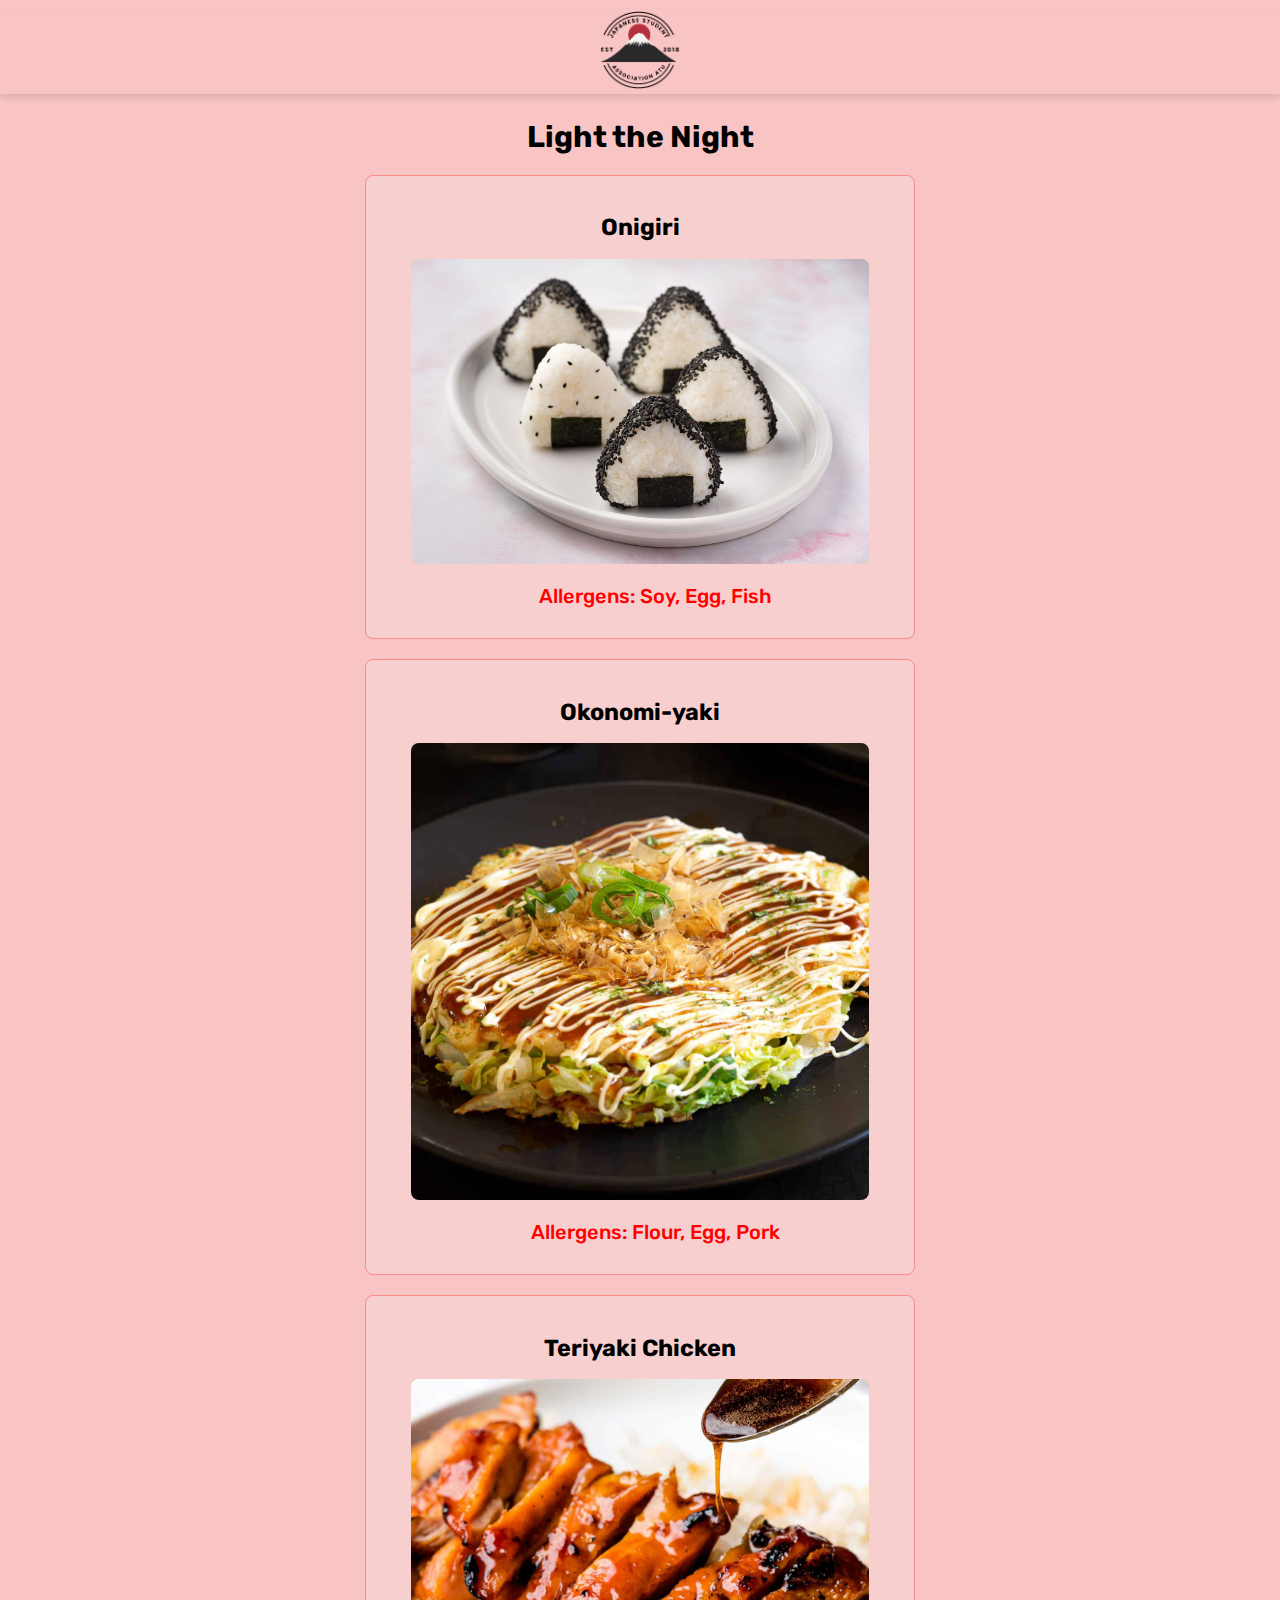
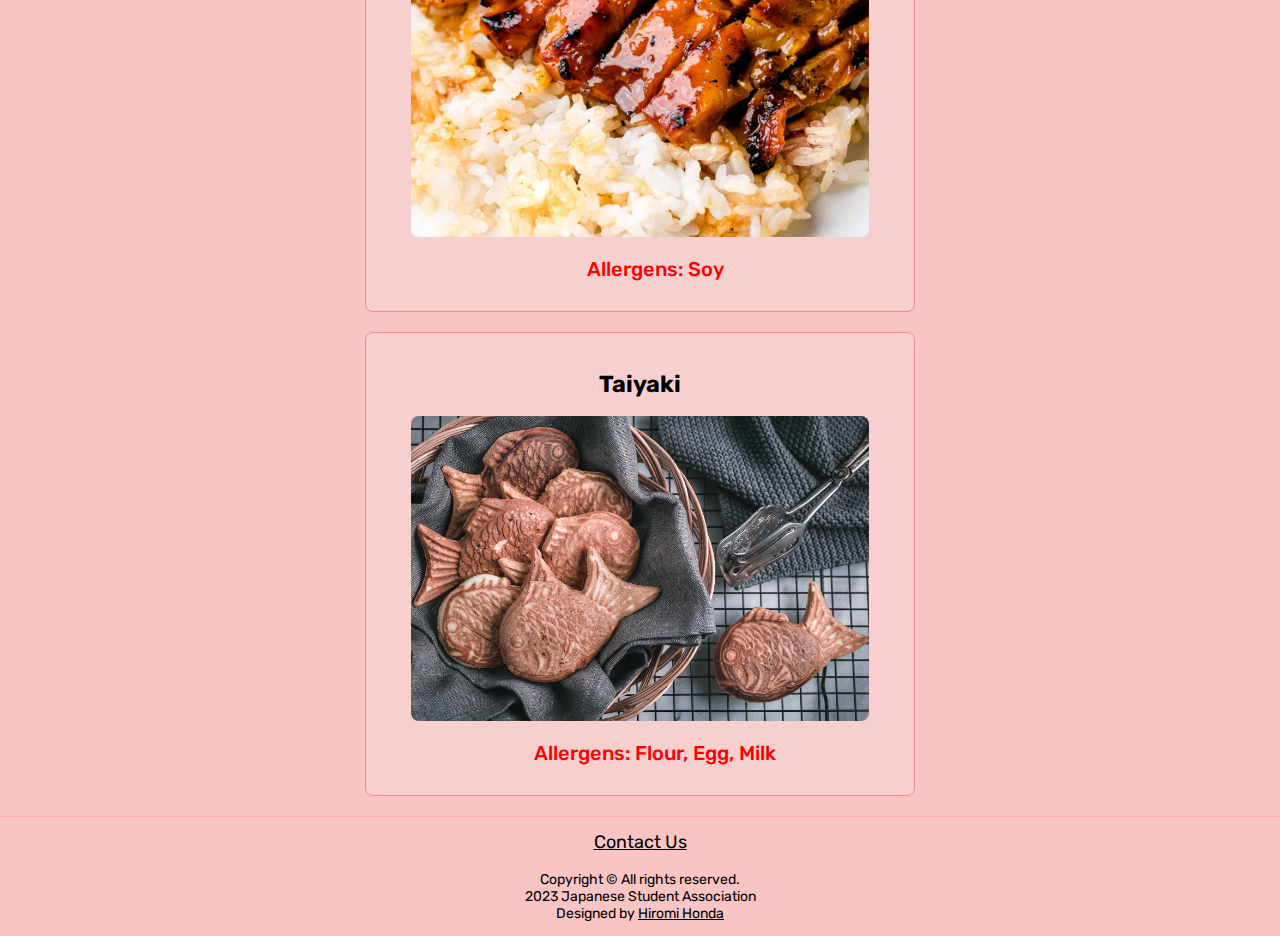
<file: index.html>
<!DOCTYPE html>
<html lang="en">

<head>
  <meta charset="UTF-8">
  <meta http-equiv="X-UA-Compatible" content="IE=edge">
  <meta name="viewport" content="width=device-width, initial-scale=1.0">
  <title>JSA Recipes</title>
  <link rel="stylesheet" href="css/style.css">
  <link rel="icon" href="images/logo.png">
  <link rel="preconnect" href="https://fonts.googleapis.com">
  <link rel="preconnect" href="https://fonts.gstatic.com" crossorigin>
  <link href="https://fonts.googleapis.com/css2?family=Rubik:wght@300;400;500;600;900&display=swap" rel="stylesheet">
</head>

<body>
  <header>
    <a href="index.html"><img src="images/jsa_logo.png" alt="JSA" class="logo"></a>
  </header>

  <main>
    <h2 class="center">Light the Night</h2>
    <!-- Onigiri -->
    <section>
      <a href="onigiri.html">
        <h3 class="center food">Onigiri</h3>
        <img src="images/onigiri.jpeg" alt="onigiri">
        <p class="allergen">Allergens: Soy, Egg, Fish</p>
      </a>
    </section>

    <!-- Okonomi-yaki -->
    <section>
      <a href="okonomiyaki.html">
        <h3 class="center food">Okonomi-yaki</h3>
        <img src="images/okonomiyaki.jpg" alt="okonomi-yaki">
        <p class="allergen">Allergens: Flour, Egg, Pork</p>
      </a>
    </section>
    
    <!-- Teriyaki Chicken -->
    <section>
      <a href="teriyaki.html">
        <h3 class="center food">Teriyaki Chicken</h3>
        <img src="images/teriyaki.jpg" alt="teriyaki chicken">
        <p class="allergen">Allergens: Soy</p>
      </a>
    </section>
    
    <!-- Taiyaki -->
    <section>
      <a href="taiyaki.html">
        <h3 class="center food">Taiyaki</h3>
        <img src="images/taiyaki.jpg" alt="taiyaki">
        <p class="allergen">Allergens: Flour, Egg, Milk</p>
      </a>
    </section>
  </main>

  <footer>
    <p class="center con"><a href="contact.html">Contact Us</a></p>
    <p class="center">Copyright &copy; All rights reserved.</p>
    <p class="center">2023 Japanese Student Association</p>
    <p class="center">Designed by <a href="https://www.github.com/hiromi12" target="_blank">Hiromi Honda</a></p>
  </footer>
</body>

</html>
</file>
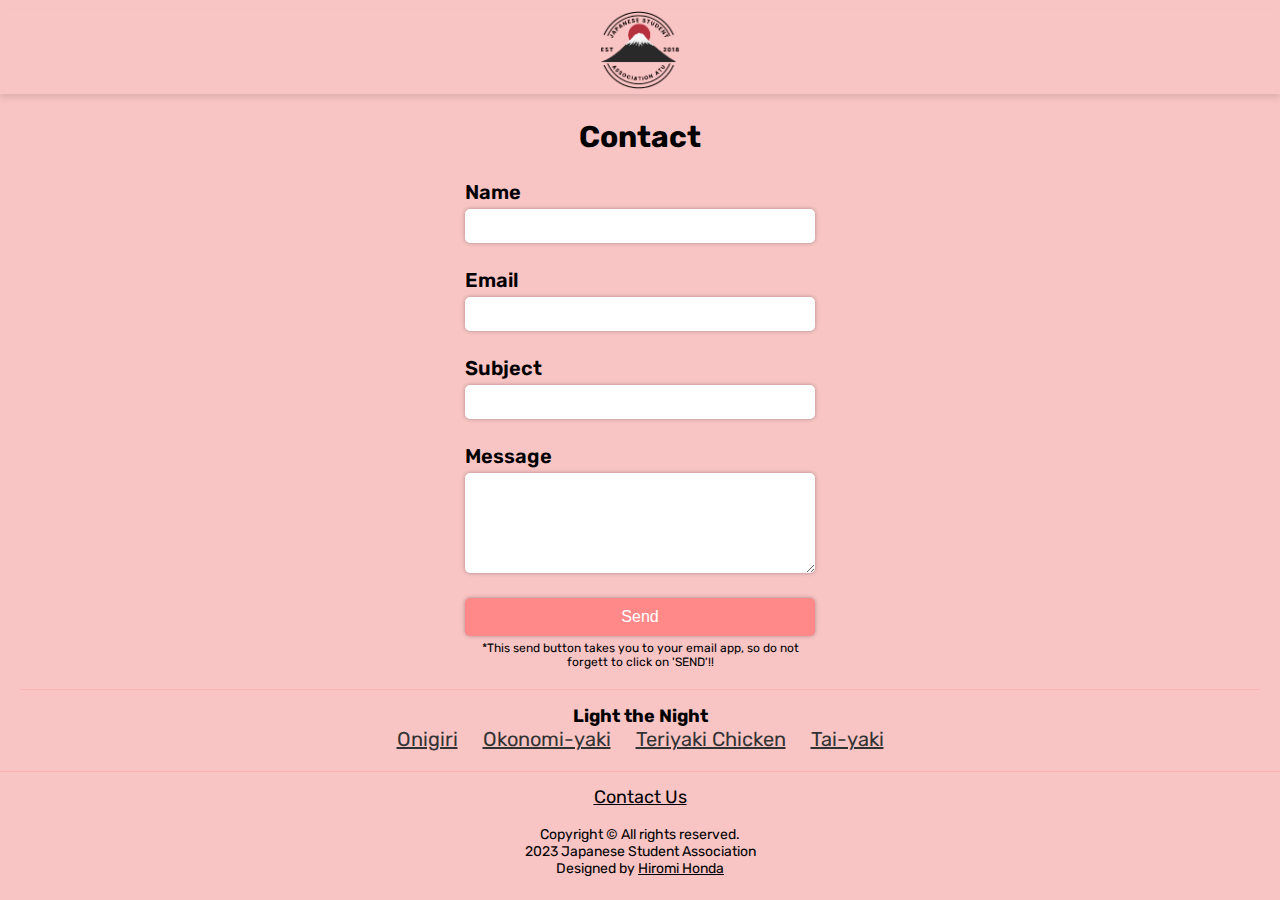
<file: contact.html>
<!DOCTYPE html>
<html lang="en">

<head>
  <meta charset="UTF-8">
  <meta http-equiv="X-UA-Compatible" content="IE=edge">
  <meta name="viewport" content="width=device-width, initial-scale=1.0">
  <title>Contact | JSA Recipes</title>
  <link rel="stylesheet" href="css/style.css">
  <link rel="icon" href="images/logo.png">
  <link rel="preconnect" href="https://fonts.googleapis.com">
  <link rel="preconnect" href="https://fonts.gstatic.com" crossorigin>
  <link href="https://fonts.googleapis.com/css2?family=Rubik:wght@300;400;500;600;900&display=swap" rel="stylesheet">
</head>

<body>
  <header>
    <a href="index.html"><img src="images/jsa_logo.png" alt="JSA" class="logo"></a>
  </header>
  <main>
    <h2 class="center">Contact</h2>
    <div class="contact">
      <form id="contact-form" method="post" action="">
        <label for="name">Name</label>
        <input type="text" id="name" name="name" required>

        <label for="email">Email</label>
        <input type="email" id="email" name="email" required>

        <label for="subject">Subject</label>
        <input type="text" id="subject" name="subject" required>

        <label for="message">Message</label>
        <textarea id="message" name="message" required></textarea>

        <button type="submit" id="submit-button">Send</button>
        <p class="center caution">*This send button takes you to your email app, so do not forgett to click on 'SEND'!!</p>
      </form>
    </div>

    <!-- Memu -->
    <div class="bottom">
      <h2 class="bottom-menu"><a href="index.html">Light the Night</a></h2>
      <ul>
        <li><a href="onigiri.html">Onigiri</a></li>
        <li><a href="okonomiyaki.html">Okonomi-yaki</a></li>
        <li><a href="teriyaki.html">Teriyaki Chicken</a></li>
        <li><a href="taiyaki.html">Tai-yaki</a></li>
      </ul>
    </div>
  </main>
  <footer>
    <p class="center con"><a href="contact.html">Contact Us</a></p>
    <p class="center">Copyright &copy; All rights reserved.</p>
    <p class="center">2023 Japanese Student Association</p>
    <p class="center">Designed by <a href="https://www.github.com/hiromi12" target="_blank">Hiromi Honda</a></p>
  </footer>
  <script src="main.js"></script>
</body>

</html>
</file>
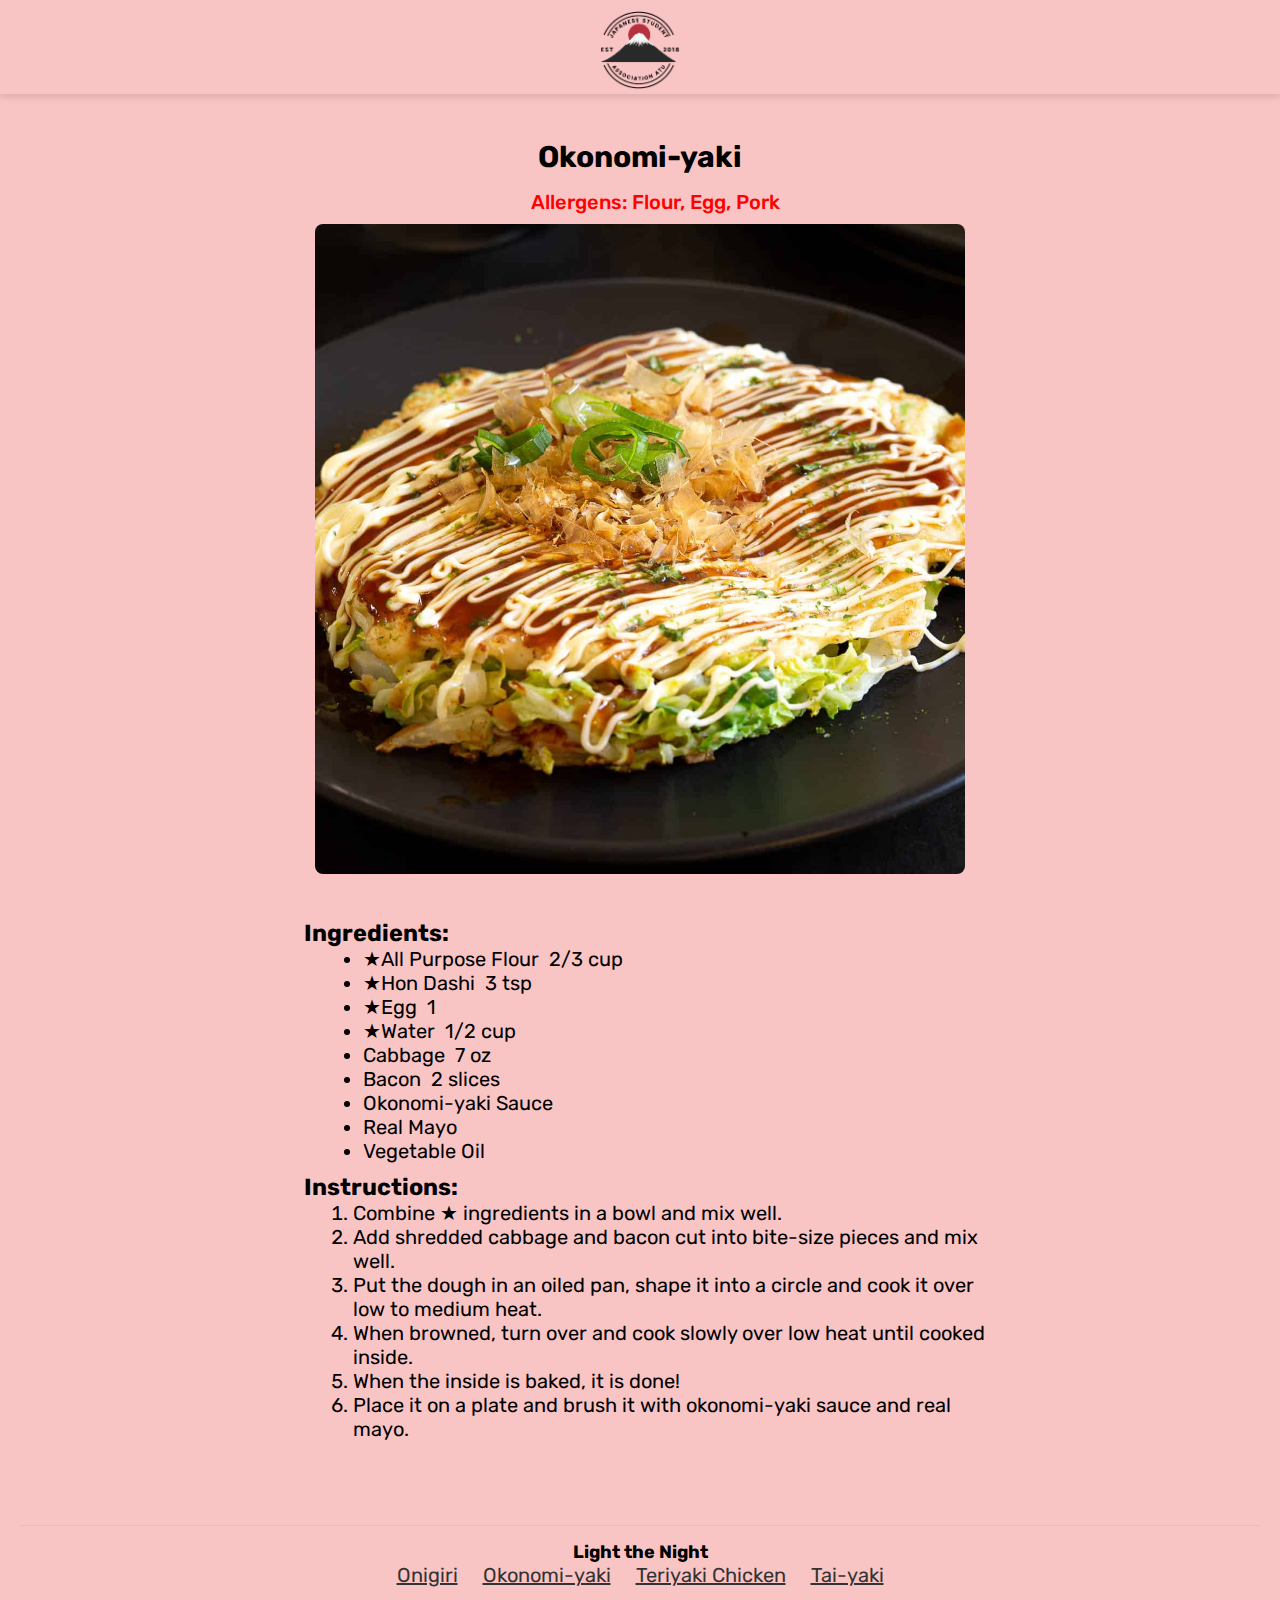
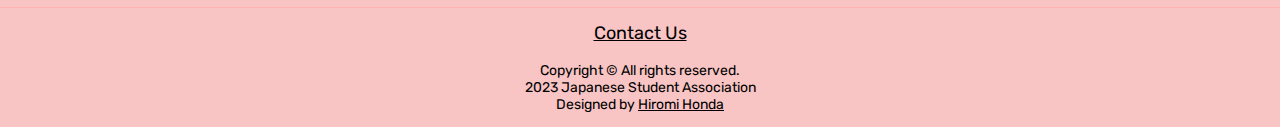
<file: okonomiyaki.html>
<!DOCTYPE html>
<html lang="en">

<head>
  <meta charset="UTF-8">
  <meta http-equiv="X-UA-Compatible" content="IE=edge">
  <meta name="viewport" content="width=device-width, initial-scale=1.0">
  <title>Okonomi-yaki | JSA Recipes</title>
  <link rel="stylesheet" href="css/style.css">
  <link rel="icon" href="images/logo.png">
  <link rel="preconnect" href="https://fonts.googleapis.com">
  <link rel="preconnect" href="https://fonts.gstatic.com" crossorigin>
  <link href="https://fonts.googleapis.com/css2?family=Rubik:wght@300;400;500;600;900&display=swap" rel="stylesheet">
</head>

<body>
  <header>
    <a href="index.html"><img src="images/jsa_logo.png" alt="JSA" class="logo"></a>
  </header>
  <main>
    <div class="container">
      <h2 class="center">Okonomi-yaki</h2>
      <p class="allergen">Allergens: Flour, Egg, Pork</p>
      <img src="images/okonomiyaki.jpg" alt="okonomiyaki" class="dish">
      <div class="inner">
        <!-- Ingredents here -->
        <h3 class="sub">Ingredients:</h3>
          <ul>
            <li>&#9733;All Purpose Flour &nbsp;2/3 cup</li>
            <li>&#9733;Hon Dashi &nbsp;3 tsp</li>
            <li>&#9733;Egg &nbsp;1</li>
            <li>&#9733;Water &nbsp;1/2 cup</li>
            <li>Cabbage &nbsp;7 oz</li>
            <li>Bacon &nbsp;2 slices</li>
            <li>Okonomi-yaki Sauce</li>
            <li>Real Mayo</li>
            <li>Vegetable Oil</li>
          </ul>
        <!-- instructions here -->
        <h3 class="sub">Instructions:</h3>
        <ol>
          <li>Combine &#9733; ingredients in a bowl and mix well.</li>
          <li>Add shredded cabbage and bacon cut into bite-size pieces and mix well.</li>
          <li>Put the dough in an oiled pan, shape it into a circle and cook it over low to medium heat.</li>
          <li>When browned, turn over and cook slowly over low heat until cooked inside.</li>
          <li>When the inside is baked, it is done!</li>
          <li>Place it on a plate and brush it with okonomi-yaki sauce and real mayo.</li>
        </ol>
      </div>

    </div>
    <!-- Memu -->
    <div class="bottom">
      <h2 class="bottom-menu">Light the Night</h2>
      <ul>
        <li><a href="onigiri.html">Onigiri</a></li>
        <li><a href="okonomiyaki.html">Okonomi-yaki</a></li>
        <li><a href="teriyaki.html">Teriyaki Chicken</a></li>
        <li><a href="taiyaki.html">Tai-yaki</a></li>
      </ul>
    </div>
  </main>
  <footer>
    <p class="center con"><a href="contact.html">Contact Us</a></p>
    <p class="center">Copyright &copy; All rights reserved.</p>
    <p class="center">2023 Japanese Student Association</p>
    <p class="center">Designed by <a href="https://www.github.com/hiromi12" target="_blank">Hiromi Honda</a></p>
  </footer>
</body>

</html>
</file>
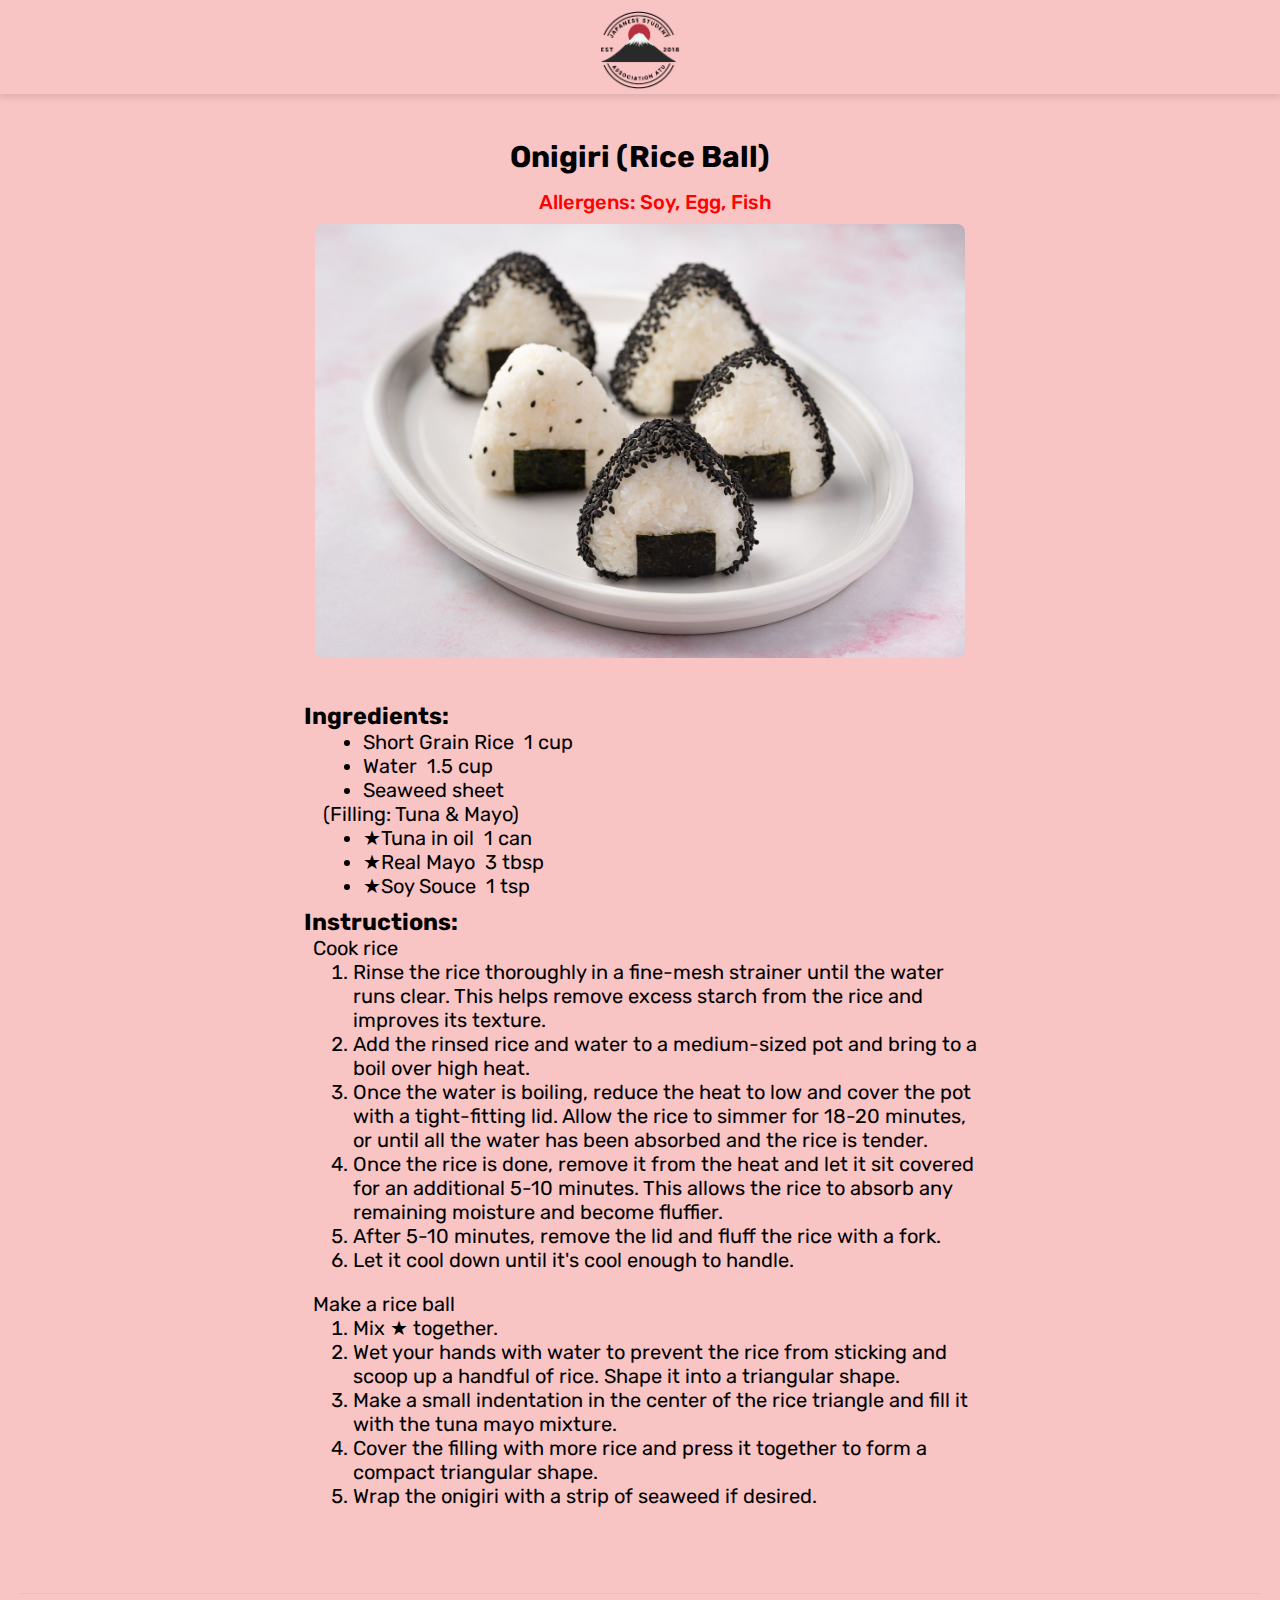
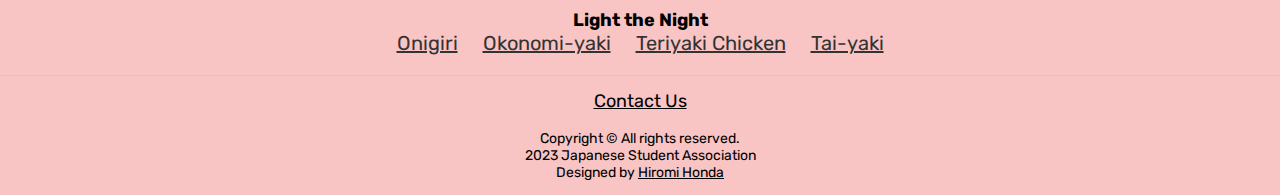
<file: onigiri.html>
<!DOCTYPE html>
<html lang="en">

<head>
  <meta charset="UTF-8">
  <meta http-equiv="X-UA-Compatible" content="IE=edge">
  <meta name="viewport" content="width=device-width, initial-scale=1.0">
  <title>Onigiri | JSA Recipes</title>
  <link rel="stylesheet" href="css/style.css">
  <link rel="icon" href="images/logo.png">
  <link rel="preconnect" href="https://fonts.googleapis.com">
  <link rel="preconnect" href="https://fonts.gstatic.com" crossorigin>
  <link href="https://fonts.googleapis.com/css2?family=Rubik:wght@300;400;500;600;900&display=swap" rel="stylesheet">
</head>

<body>
  <header>
    <a href="index.html"><img src="images/jsa_logo.png" alt="JSA" class="logo"></a>
  </header>
  <main>
    <div class="container">
      <h2 class="center">Onigiri (Rice Ball)</h2>
      <p class="allergen">Allergens: Soy, Egg, Fish</p>
      <img src="images/onigiri.jpeg" alt="onigiri" class="dish">

      <div class="inner">
        <h3 class="sub">Ingredients:</h3>
        <ul>
          <li>Short Grain Rice &nbsp;1 cup</li>
          <li>Water &nbsp;1.5 cup</li>
          <li>Seaweed sheet</li>
          <p>(Filling: Tuna & Mayo)</p>
          <li>&#9733;Tuna in oil &nbsp;1 can</li>
          <li>&#9733;Real Mayo &nbsp;3 tbsp</li>
          <li>&#9733;Soy Souce &nbsp;1 tsp</li>
        </ul>
        <h3 class="sub">Instructions:</h3>
        <p class="rice">Cook rice</p>
        <ol>
          <li>Rinse the rice thoroughly in a fine-mesh strainer until the water runs clear. This helps remove excess starch from the rice and improves its texture.</li>
          <li>Add the rinsed rice and water to a medium-sized pot and bring to a boil over high heat.</li>
          <li>Once the water is boiling, reduce the heat to low and cover the pot with a tight-fitting lid. Allow the rice to simmer for 18-20 minutes, or until all the water has been absorbed and the rice is tender.</li>
          <li>Once the rice is done, remove it from the heat and let it sit covered for an additional 5-10 minutes. This allows the rice to absorb any remaining moisture and become fluffier.</li>
          <li>After 5-10 minutes, remove the lid and fluff the rice with a fork.</li>
          <li>Let it cool down until it's cool enough to handle.</li>
        </ol>
        <p class="rice">Make a rice ball</p>
        <ol>
          <li>Mix &#9733; together.</li>
          <li>Wet your hands with water to prevent the rice from sticking and scoop up a handful of rice. Shape it into a triangular shape.</li>
          <li>Make a small indentation in the center of the rice triangle and fill it with the tuna mayo mixture.</li>
          <li>Cover the filling with more rice and press it together to form a compact triangular shape.</li>
          <li>Wrap the onigiri with a strip of seaweed if desired.</li>
        </ol>
      </div>
    </div>

    <!-- Memu -->
    <div class="bottom">
      <h2 class="bottom-menu"><a href="index.html">Light the Night</a></h2>
      <ul>
        <li><a href="onigiri.html">Onigiri</a></li>
        <li><a href="okonomiyaki.html">Okonomi-yaki</a></li>
        <li><a href="teriyaki.html">Teriyaki Chicken</a></li>
        <li><a href="taiyaki.html">Tai-yaki</a></li>
      </ul>
    </div>
  </main>
  <footer>
    <p class="center con"><a href="contact.html">Contact Us</a></p>
    <p class="center">Copyright &copy; All rights reserved.</p>
    <p class="center">2023 Japanese Student Association</p>
    <p class="center">Designed by <a href="https://www.github.com/hiromi12" target="_blank">Hiromi Honda</a></p>
  </footer>
</body>

</html>
</file>
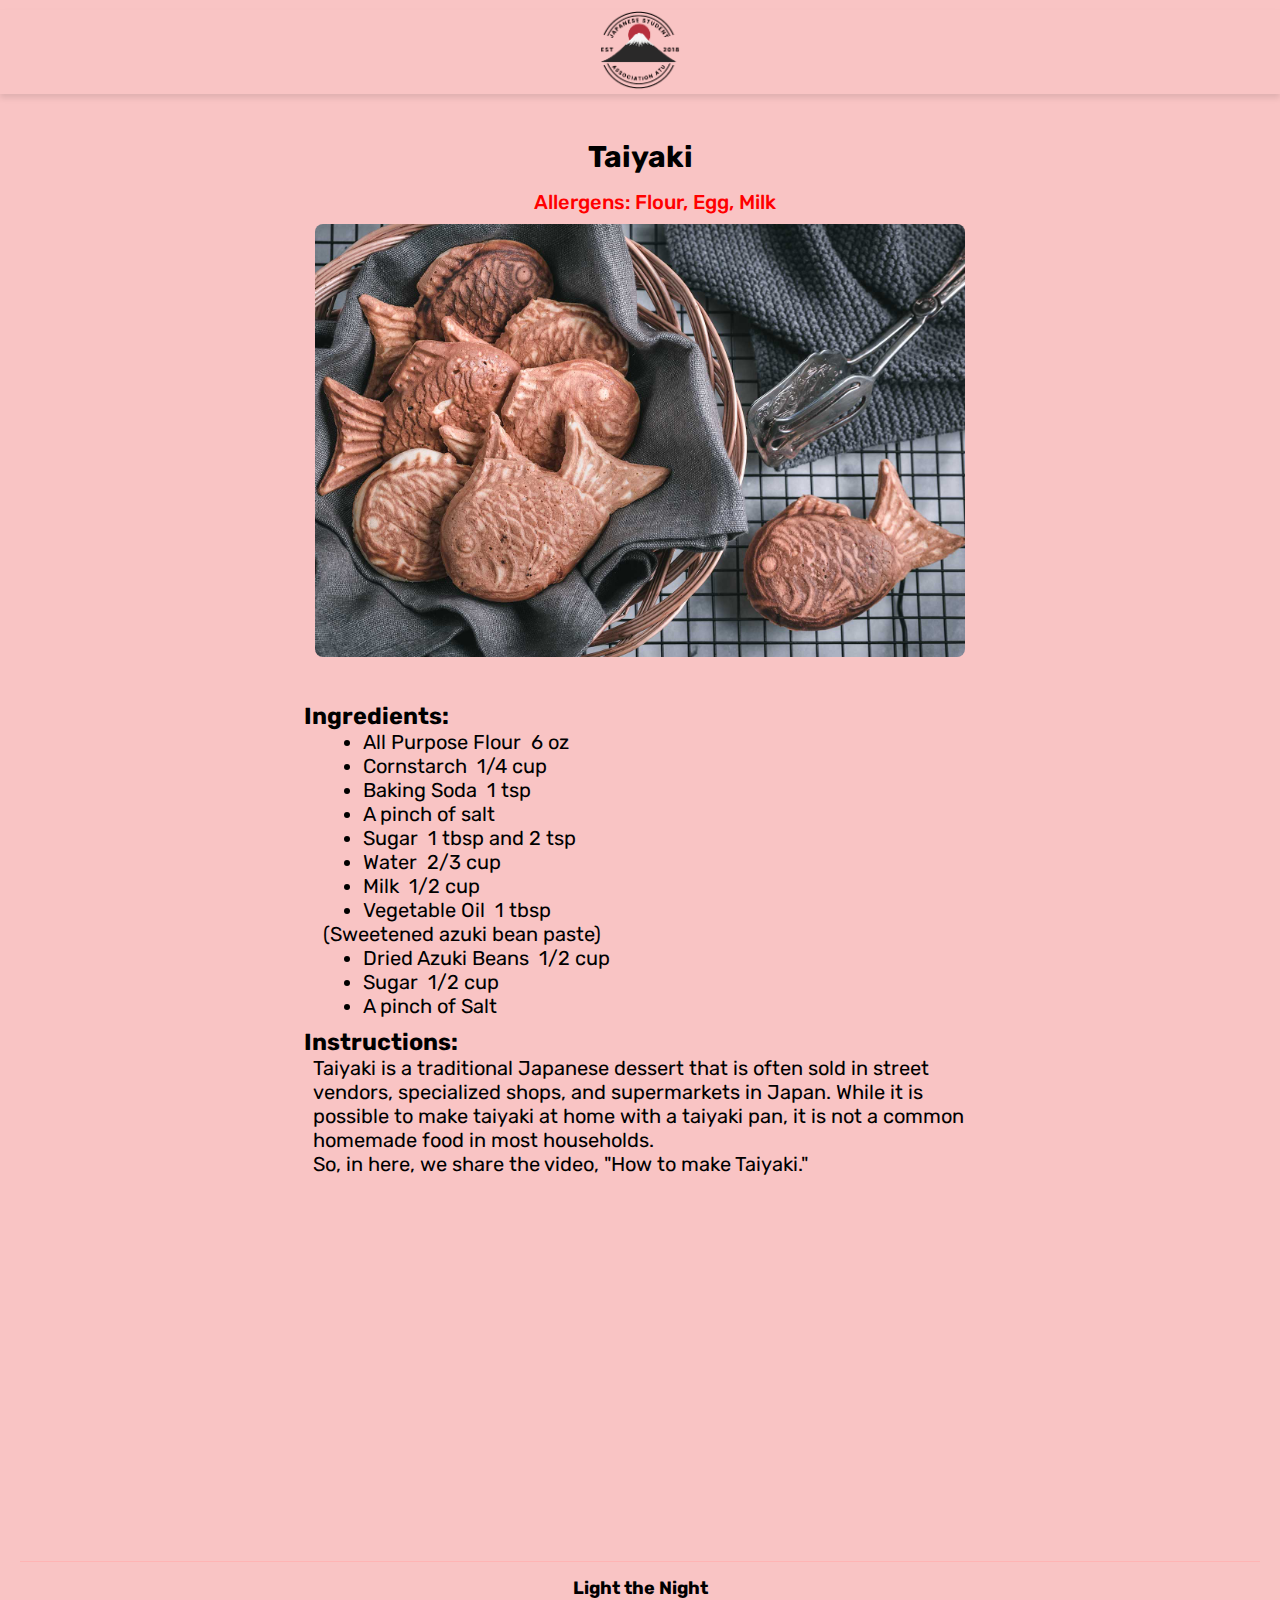
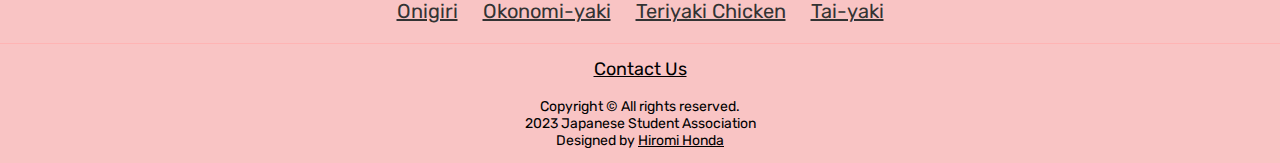
<file: taiyaki.html>
<!DOCTYPE html>
<html lang="en">

<head>
  <meta charset="UTF-8">
  <meta http-equiv="X-UA-Compatible" content="IE=edge">
  <meta name="viewport" content="width=device-width, initial-scale=1.0">
  <title>Taiyaki | JSA Recipes</title>
  <link rel="stylesheet" href="css/style.css">
  <link rel="icon" href="images/logo.png">
  <link rel="preconnect" href="https://fonts.googleapis.com">
  <link rel="preconnect" href="https://fonts.gstatic.com" crossorigin>
  <link href="https://fonts.googleapis.com/css2?family=Rubik:wght@300;400;500;600;900&display=swap" rel="stylesheet">
</head>

<body>
  <header>
    <a href="index.html"><img src="images/jsa_logo.png" alt="JSA" class="logo"></a>
  </header>
  <main>
    <div class="container">
      <h2 class="center">Taiyaki</h2>
      <p class="allergen">Allergens: Flour, Egg, Milk</p>
      <img src="images/taiyaki.jpg" alt="taiyaki" class="dish">
      <div class="inner">
        <!-- Ingredents here -->
        <h3 class="sub">Ingredients:</h3>
        <ul>
          <li>All Purpose Flour &nbsp;6 oz</li>
          <li>Cornstarch &nbsp;1/4 cup</li>
          <li>Baking Soda &nbsp;1 tsp</li>
          <li>A pinch of salt</li>
          <li>Sugar &nbsp;1 tbsp and 2 tsp</li>
          <li>Water &nbsp;2/3 cup</li>
          <li>Milk &nbsp;1/2 cup</li>
          <li>Vegetable Oil &nbsp;1 tbsp</li>
          (Sweetened azuki bean paste)
          <li>Dried Azuki Beans &nbsp;1/2 cup</li>
          <li>Sugar &nbsp;1/2 cup</li>
          <li>A pinch of Salt</li>
        </ul>
        <!-- instructions here -->
        <h3 class="sub">Instructions:</h3>
        <p class="rice">Taiyaki is a traditional Japanese dessert that is often sold in street vendors, specialized shops, and supermarkets in Japan. While it is possible to make taiyaki at home with a taiyaki pan, it is not a common homemade food in most households.<br>So, in here, we share the video, "How to make Taiyaki."</p>
        <iframe src="https://www.youtube.com/embed/Q88cAaiz_xk" title="YouTube video player" frameborder="0" allow="accelerometer; autoplay; clipboard-write; encrypted-media; gyroscope; picture-in-picture; web-share" allowfullscreen></iframe>
      </div>

    </div>
    <!-- Memu -->
    <div class="bottom">
      <h2 class="bottom-menu">Light the Night</h2>
      <ul>
        <li><a href="onigiri.html">Onigiri</a></li>
        <li><a href="okonomiyaki.html">Okonomi-yaki</a></li>
        <li><a href="teriyaki.html">Teriyaki Chicken</a></li>
        <li><a href="taiyaki.html">Tai-yaki</a></li>
      </ul>
    </div>
  </main>
  <footer>
    <p class="center con"><a href="contact.html">Contact Us</a></p>
    <p class="center">Copyright &copy; All rights reserved.</p>
    <p class="center">2023 Japanese Student Association</p>
    <p class="center">Designed by <a href="https://www.github.com/hiromi12" target="_blank">Hiromi Honda</a></p>
  </footer>
</body>

</html>
</file>
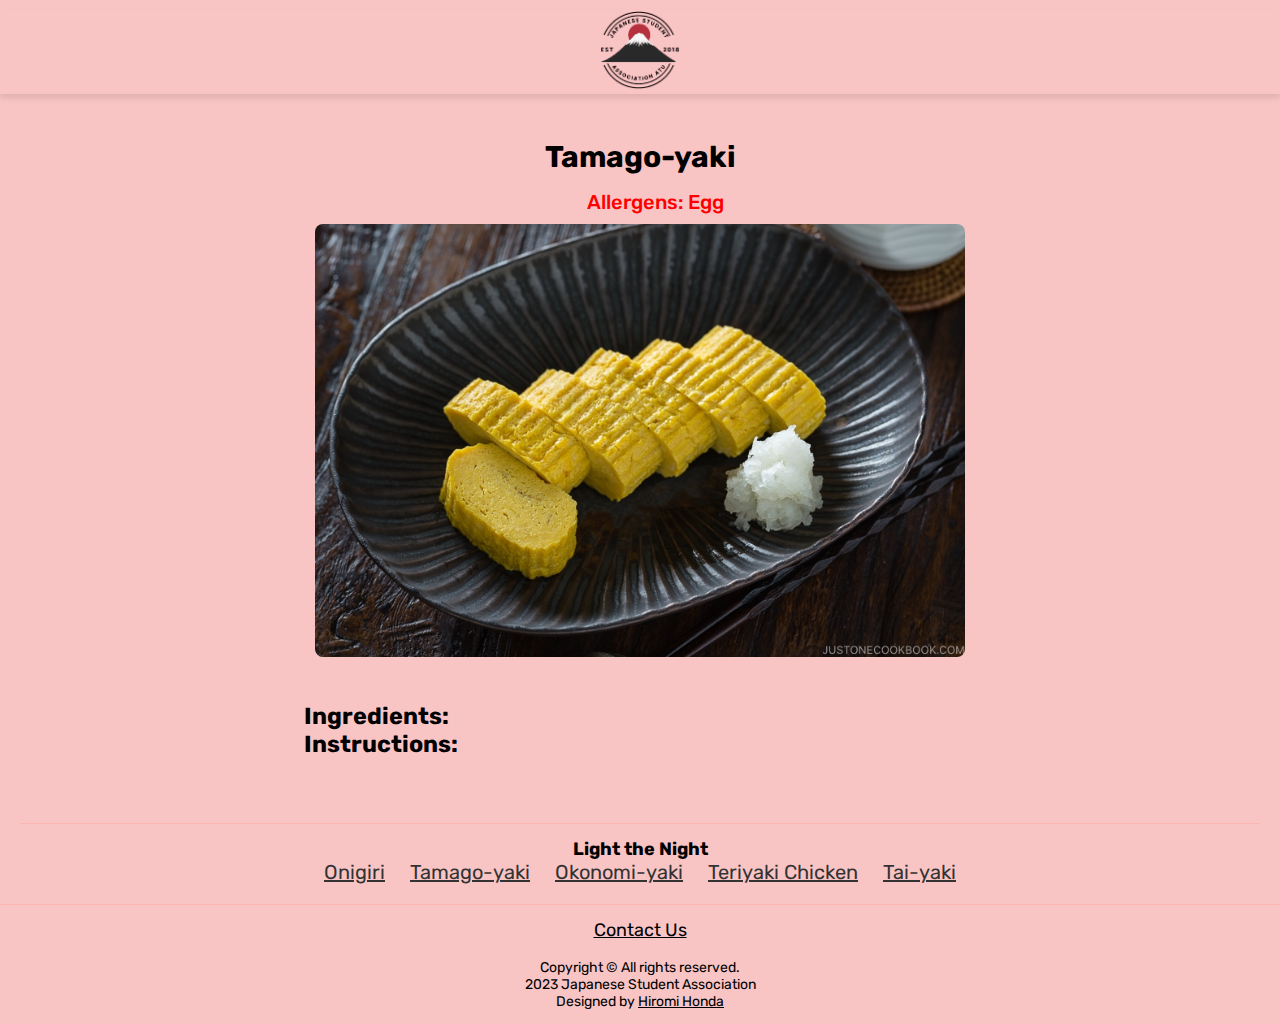
<file: tamagoyaki.html>
<!DOCTYPE html>
<html lang="en">

<head>
  <meta charset="UTF-8">
  <meta http-equiv="X-UA-Compatible" content="IE=edge">
  <meta name="viewport" content="width=device-width, initial-scale=1.0">
  <title>JSA Recipes</title>
  <link rel="stylesheet" href="css/style.css">
  <link rel="icon" href="images/logo.png">
  <link rel="preconnect" href="https://fonts.googleapis.com">
  <link rel="preconnect" href="https://fonts.gstatic.com" crossorigin>
  <link href="https://fonts.googleapis.com/css2?family=Rubik:wght@300;400;500;600;900&display=swap" rel="stylesheet">
</head>

<body>
  <header>
    <a href="index.html"><img src="images/jsa_logo.png" alt="JSA" class="logo"></a>
  </header>
  <main>
    <div class="container">
      <h2 class="center">Tamago-yaki</h2>
      <p class="allergen">Allergens: Egg</p>
      <img src="images/tamagoyaki.jpg" alt="tamagoyaki" class="dish">
      <div class="inner">
        <!-- Ingredents here -->
        <h3 class="sub">Ingredients:</h3>

        <!-- instructions here -->
        <h3 class="sub">Instructions:</h3>
      </div>

    </div>
    <!-- Memu -->
    <div class="bottom">
      <h2 class="bottom-menu">Light the Night</h2>
      <ul>
        <li><a href="onigiri.html">Onigiri</a></li>
        <li><a href="tamagoyaki.html">Tamago-yaki</a></li>
        <li><a href="okonomiyaki.html">Okonomi-yaki</a></li>
        <li><a href="teriyaki.html">Teriyaki Chicken</a></li>
        <li><a href="taiyaki.html">Tai-yaki</a></li>
      </ul>
    </div>
  </main>
  <footer>
    <p class="center con"><a href="contact.html">Contact Us</a></p>
    <p class="center">Copyright &copy; All rights reserved.</p>
    <p class="center">2023 Japanese Student Association</p>
    <p class="center">Designed by <a href="https://www.github.com/hiromi12" target="_blank">Hiromi Honda</a></p>
  </footer>
</body>

</html>
</file>
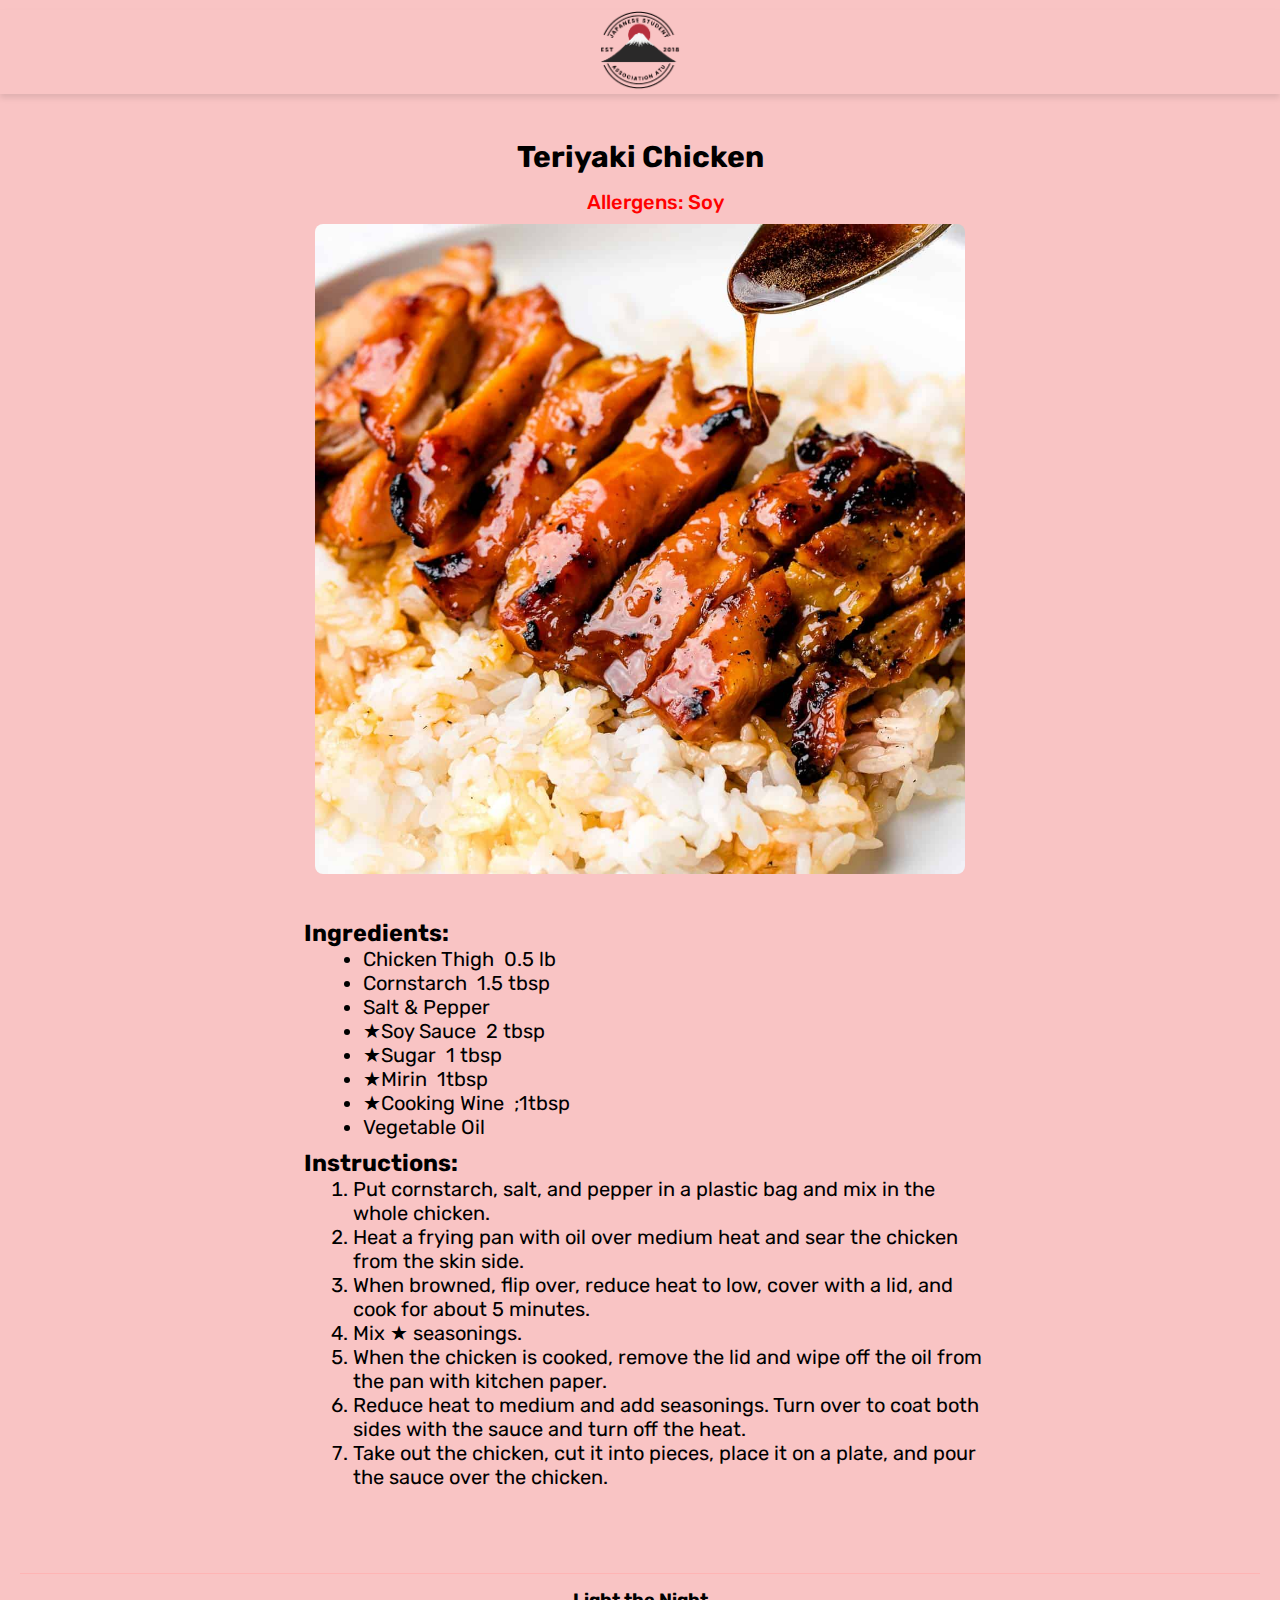
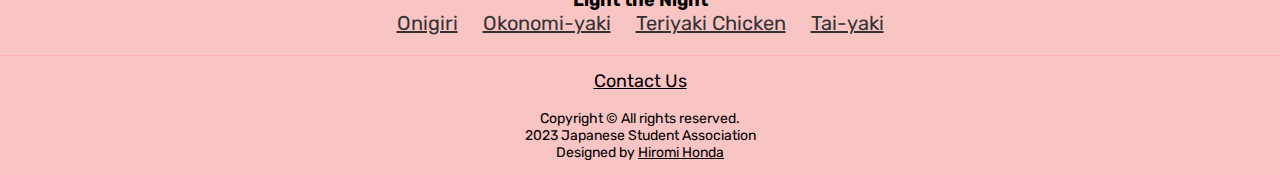
<file: teriyaki.html>
<!DOCTYPE html>
<html lang="en">

<head>
  <meta charset="UTF-8">
  <meta http-equiv="X-UA-Compatible" content="IE=edge">
  <meta name="viewport" content="width=device-width, initial-scale=1.0">
  <title>Teriyaki Chicken | JSA Recipes</title>
  <link rel="stylesheet" href="css/style.css">
  <link rel="icon" href="images/logo.png">
  <link rel="preconnect" href="https://fonts.googleapis.com">
  <link rel="preconnect" href="https://fonts.gstatic.com" crossorigin>
  <link href="https://fonts.googleapis.com/css2?family=Rubik:wght@300;400;500;600;900&display=swap" rel="stylesheet">
</head>

<body>
  <header>
    <a href="index.html"><img src="images/jsa_logo.png" alt="JSA" class="logo"></a>
  </header>
  <main>
    <div class="container">
      <h2 class="center">Teriyaki Chicken</h2>
      <p class="allergen">Allergens: Soy</p>
      <img src="images/teriyaki.jpg" alt="teriyaki chicken" class="dish">
      <div class="inner">
        <!-- Ingredents here -->
        <h3 class="sub">Ingredients:</h3>
        <ul>
          <li>Chicken Thigh &nbsp;0.5 lb</li>
          <li>Cornstarch &nbsp;1.5 tbsp</li>
          <li>Salt & Pepper</li>
          <li>&#9733;Soy Sauce &nbsp;2 tbsp</li>
          <li>&#9733;Sugar &nbsp;1 tbsp</li>
          <li>&#9733;Mirin &nbsp;1tbsp</li>
          <li>&#9733;Cooking Wine &nbsp;;1tbsp</li>
          <li>Vegetable Oil</li>
        </ul>
        <!-- instructions here -->
        <h3 class="sub">Instructions:</h3>
        <ol>
          <li>Put cornstarch, salt, and pepper in a plastic bag and mix in the whole chicken.</li>
          <li>Heat a frying pan with oil over medium heat and sear the chicken from the skin side.</li>
          <li>When browned, flip over, reduce heat to low, cover with a lid, and cook for about 5 minutes.</li>
          <li>Mix &#9733; seasonings.</li>
          <li>When the chicken is cooked, remove the lid and wipe off the oil from the pan with kitchen paper.</li>
          <li>Reduce heat to medium and add seasonings. Turn over to coat both sides with the sauce and turn off the heat.</li>
          <li>Take out the chicken, cut it into pieces, place it on a plate, and pour the sauce over the chicken.</li>
        </ol>
      </div>

    </div>
    <!-- Memu -->
    <div class="bottom">
      <h2 class="bottom-menu">Light the Night</h2>
      <ul>
        <li><a href="onigiri.html">Onigiri</a></li>
        <li><a href="okonomiyaki.html">Okonomi-yaki</a></li>
        <li><a href="teriyaki.html">Teriyaki Chicken</a></li>
        <li><a href="taiyaki.html">Tai-yaki</a></li>
      </ul>
    </div>
  </main>
  <footer>
    <p class="center con"><a href="contact.html">Contact Us</a></p>
    <p class="center">Copyright &copy; All rights reserved.</p>
    <p class="center">2023 Japanese Student Association</p>
    <p class="center">Designed by <a href="https://www.github.com/hiromi12" target="_blank">Hiromi Honda</a></p>
  </footer>
</body>

</html>
</file>
<file: css/style.css>
* {
  box-sizing: border-box;
  font-family: 'Rubik', sans-serif;
}

body,
header,
main,
footer,
h1,
h3,
h4,
img,
ul,
li,
p {
  margin: 0;
  padding: 0;
}

h2 {
  margin-bottom: 0.5em;
}

section a {
  text-decoration: none;
}

body {
  background-color: rgb(249, 196, 196);
}

.center {
  text-align: center;
}

/* header */
header {
  box-shadow: 0 4px 6px rgba(0, 0, 0, 0.1);
  height: 4.2em;
}

.logo {
  width: 15%;
  margin-top: 0.5em;
}

/* main */
section {
  margin-top: 1em;
  border: 1px solid rgb(250, 138, 138);
  border-radius: 8px;
  width: 95%;
  background-color: rgb(247, 207, 207);
  margin-left: auto;
  margin-right: auto;
}

section:nth-child(5) {
  margin-bottom: 1em;
}

h3 {
  color: #000;
}

.food {
  margin: 0.75em auto;
}

.allergen {
  color: red;
  margin-left: 1.5em;
  font-weight: 500;
  margin-bottom: 0.5em;
}

img {
  display: block;
  width: 90%;
  margin-left: auto;
  margin-right: auto;
  margin-bottom: 1em;
  border-radius: 8px;
}

iframe {
  display: block;
  width: 95%;
  height: 300px;
  max-width: 550px;
  margin-left: auto;
  margin-right: auto;
  margin-top: 1em;
}

.inner {
  padding: 2%;
}

.sub {
  margin-left: 0.5em;
  color: #000;
}

.container ul {
  margin-left: 1.5em;
  margin-bottom: 0.5em;
}
.container ul li {
  margin-left: 2em;
}
.container ol {
  margin-left: 1em;
  margin-top: 0;
}
.container .rice {
  margin-left: 1em;
}

/* bottom menu */
.bottom {
  margin: 1em;
  border-top: 1px solid rgb(255, 180, 180);
}

.bottom-menu {
  font-size: 18px;
  margin-bottom: 0;
}
.bottom-menu a {
  text-decoration: none;
  color: #000;
}

.bottom ul {
  list-style: none;
  margin-left: 2em;
  margin-top: 0.25em;
}

.bottom ul li {
  margin-bottom: 0.25em;
}

.bottom ul li a {
  color: #333;
}

/* contact form */
form {
  display: flex;
  flex-direction: column;
  max-width: 350px;
  margin: 0 auto;
}

label {
  margin-top: 10px;
  margin-bottom: 5px;
  font-weight: 600;
}

input,
textarea {
  padding: 8px;
  border-radius: 5px;
  border: none;
  margin-bottom: 15px;
  box-shadow: 0 0 4px rgba(0, 0, 0, 0.3);
  font-family: sans-serif;
  font-size: 16px;
}

textarea {
  resize: vertical;
  min-height: 100px;
}

button[type="submit"] {
  background-color: #ff8989;
  color: white;
  padding: 10px 20px;
  border-radius: 5px;
  border: none;
  margin-top: 10px;
  cursor: pointer;
  box-shadow: 0 0 4px rgba(0, 0, 0, 0.3);
  font-family: sans-serif;
  font-size: 16px;
}

button[type="submit"]:hover {
  background-color: #ff5d5d;
}

.caution {
  margin-top: 5px;
  font-size: 12px;
}

/* footer */
footer {
  padding-top: 1em;
  border-top: 1px solid rgb(255, 180, 180);
  font-size: 0.85em;
  padding-bottom: 1em;
}
footer a {
  color: #000;
}
.con {
  padding-bottom: 1em;
  font-size: 18px;
}

/* Tablet */
@media screen and (min-width: 431px) {
  body {
    font-size: 1.25em;
    width: 100%;
  }
  .logo {
    max-height: 80px;
    max-width: 80px;
  }
  /* main */
  section {
    display: block;
    padding: 1em;
    max-width: 550px;
  }
  .container {
    padding: 1em;
  }
  .allergen {
    text-align: center;
  }
  .dish {
    max-width: 650px;
  }
  .inner {
    margin: 0 8%;
  }
  .bottom {
    text-align: center;
  }
  .bottom ul li {
    display: inline;
    margin-left: 20px;
  }
  .bottom ul li:nth-child(1) {
    margin-left: 0;
  }
  .bottom ul {
    margin: 0;
  }
  /* footer */
  footer {
    font-size: 0.7em;
  }
}

/* PC */
@media screen and (min-width: 1190px) {
  .inner {
    margin: 0 20%;
  }
  .bottom {
    text-align: center;
  }
}
</file>
